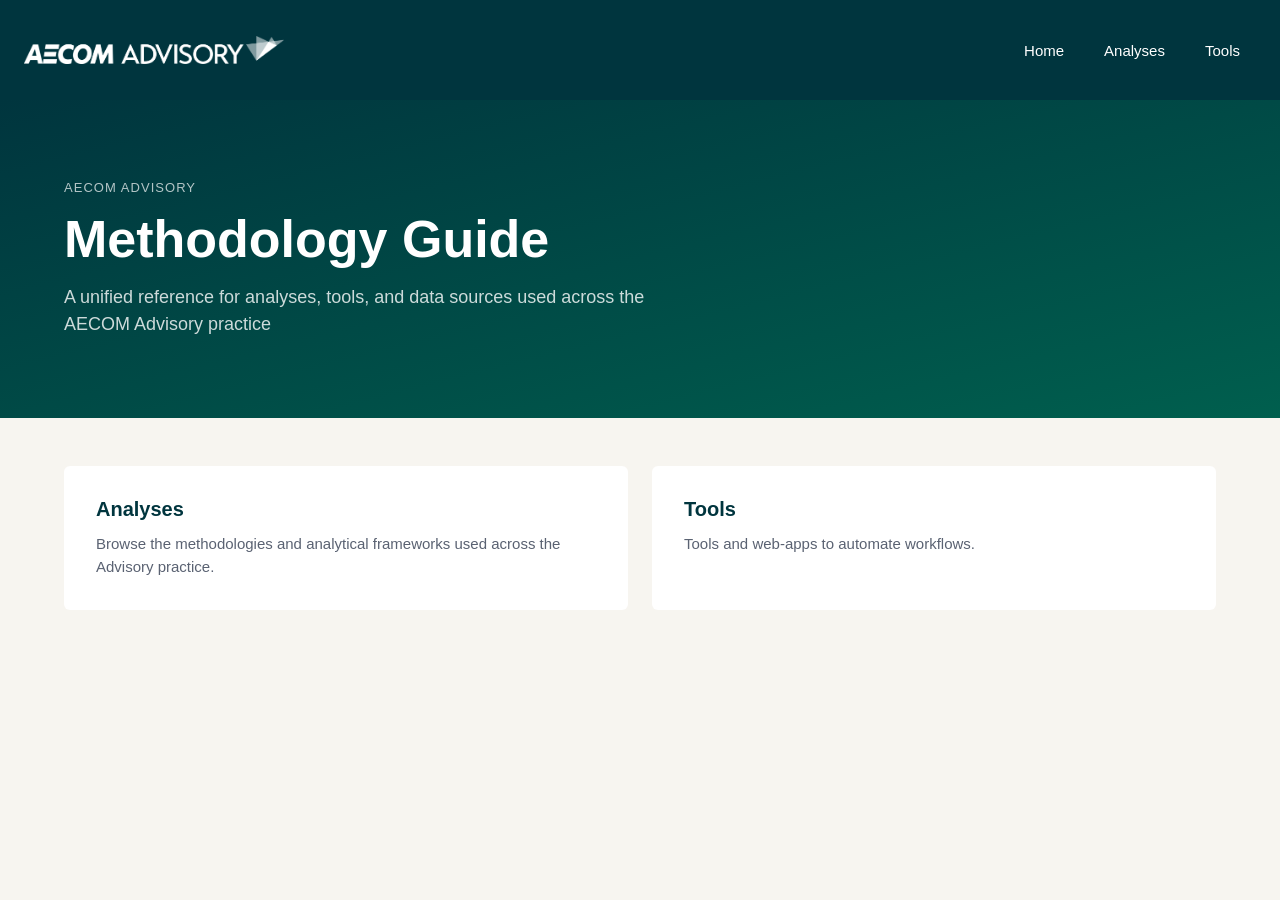
<file: index.html>
<!DOCTYPE html>
<html lang="en">

<head>
    <meta charset="UTF-8">
    <meta name="viewport" content="width=`, initial-scale=1.0">
    <title>Advisory - Home</title>
    <link rel="stylesheet" href="/styles/style-index.css">
    <script src="https://code.jquery.com/jquery-1.10.2.js"></script>
</head>

<body>

    <!-- Insert Navigation Bar -->
    <div id="nav-placeholder"></div>
    <script>
        $(function () {
            $("#nav-placeholder").load("/html/navbar.html");
        });
    </script>

    <section class="hero">
        <p class="hero-caption">
            AECOM Advisory
        </p>
        <h1 class="hero-title">
            Methodology Guide
        </h1>
        <p class="hero-subtitle">
            A unified reference for analyses, tools, and data sources used
            across the AECOM Advisory practice
        </p>
    </section>

    <div class="card-grid">

        <a href="/html/analyses.html" class="card">
            <h2 class="card-title">
                Analyses
            </h2>
            <p class="card-description">
                Browse the methodologies and analytical frameworks used across
                the Advisory practice.
            </p>
        </a>

        <a href="#" class="card">
            <h2 class="card-title">
                Tools
            </h2>
            <p class="card-description">
                Tools and web-apps to automate workflows.
            </p>
        </a>

    </div>


</body>

</html>
</file>
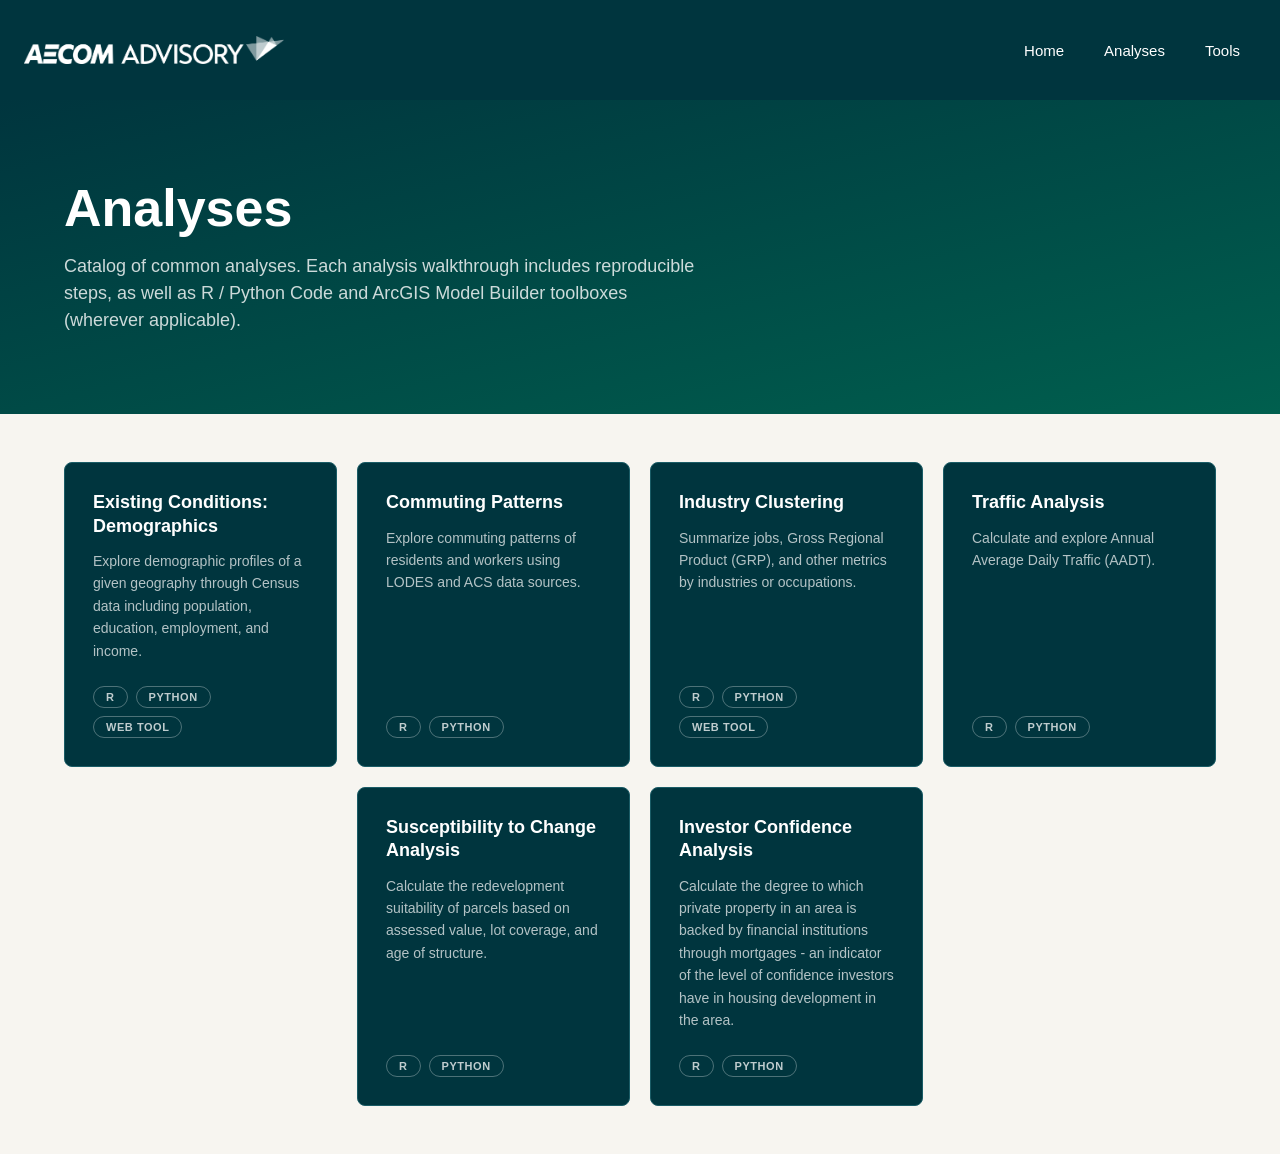
<file: html/analyses.html>
<!DOCTYPE html>
<html lang="en">

<head>
    <meta charset="UTF-8">
    <meta name="viewport" content="width=`, initial-scale=1.0">
    <title>Advisory - Home</title>
    <link rel="stylesheet" href="/styles/style-analyses.css">
    <script src="https://code.jquery.com/jquery-1.10.2.js"></script>
</head>

<body>

    <!-- Insert Navigation Bar -->
    <div id="nav-placeholder"></div>
    <script>
        $(function () {
            $("#nav-placeholder").load("/html/navbar.html");
        });
    </script>

    <section class="hero">
        <h1 class="hero-title">
            Analyses
        </h1>
        <p class="hero-subtitle">
            Catalog of common analyses. Each analysis walkthrough includes
            reproducible steps, as well as R / Python Code and ArcGIS Model
            Builder toolboxes (wherever applicable).
        </p>
    </section>

    <div class="card-grid">

        <a href="/html/analyses/existingConditions.html" class="card">
            <div class="card-body">
                <h2 class="card-title">
                    Existing Conditions: Demographics
                </h2>
                <p class="card-description">
                    Explore demographic profiles of a given geography through
                    Census data including population, education, employment, and
                    income.
                </p>
            </div>
            <div class="card-tags">
                <span class="tag">R</span>
                <span class="tag">Python</span>
                <span class="tag">Web Tool</span>
            </div>
        </a>

        <a href="/html/analyses/commutingPatterns.html" class="card">
            <div class="card-body">
                <h2 class="card-title">Commuting Patterns</h2>
                <p class="card-description">
                    Explore commuting patterns of residents and workers using
                    LODES and ACS data sources.
                </p>
            </div>
            <div class="card-tags">
                <span class="tag">R</span>
                <span class="tag">Python</span>
            </div>
        </a>

        <a href="/html/analyses/clustering.html" class="card">
            <div class="card-body">
                <h2 class="card-title">
                    Industry Clustering
                </h2>
                <p class="card-description">
                    Summarize jobs, Gross Regional Product (GRP), and other
                    metrics by industries or occupations.
                </p>
            </div>
            <div class="card-tags">
                <span class="tag">R</span>
                <span class="tag">Python</span>
                <span class="tag">Web Tool</span>
            </div>
        </a>

        <a href="/html/analyses/traffic.html" class="card">
            <div class="card-body">
                <h2 class="card-title">
                    Traffic Analysis
                </h2>
                <p class="card-description">
                    Calculate and explore Annual Average Daily Traffic (AADT).
                </p>
            </div>
            <div class="card-tags">
                <span class="tag">R</span>
                <span class="tag">Python</span>
            </div>
        </a>

        <a href="/html/analyses/susceptibilityToChange.html" class="card">
            <div class="card-body">
                <h2 class="card-title">
                    Susceptibility to Change Analysis
                </h2>
                <p class="card-description">
                    Calculate the redevelopment suitability of parcels based on
                    assessed value, lot coverage, and age of structure.
                </p>
            </div>
            <div class="card-tags">
                <span class="tag">R</span>
                <span class="tag">Python</span>
            </div>
        </a>

        <a href="/html/analyses/investorConfidence.html" class="card">
            <div class="card-body">
                <h2 class="card-title">
                    Investor Confidence Analysis
                </h2>
                <p class="card-description">
                    Calculate the degree to which private property in an area is
                    backed by financial institutions through mortgages - an
                    indicator of the level of confidence investors have in
                    housing development in the area.
                </p>
            </div>
            <div class="card-tags">
                <span class="tag">R</span>
                <span class="tag">Python</span>
            </div>
        </a>

    </div>


</body>

</html>
</file>
<file: styles/style-index.css>
:root {
  --green: #008768;
  --green-dark: #00353e;
  --green-mid: #005f4e;
  --navy: #2B4570;
  --sand: #dad8cd;
  --sand-light: #f0ede6;
  --white: #ffffff;
  --off-white: #f7f5f0;
  --text: #1a1a1a;
  --text-muted: #5a6272;
  --accent: #F0B23E;
  --radius: 3px;
  --transition: 0.3s cubic-bezier(0.4, 0, 0.2, 1);
}

.hero {
    background: linear-gradient(to top left, #005f4e, #00353e);
    padding: 80px 64px;
    display: flex;
    flex-direction: column;
    gap: 16px;
}

.hero-caption {
    color: rgba(255, 255, 255, 0.7);
    font-family: sans-serif;
    font-size: 13px;
    letter-spacing: 0.08em;
    text-transform: uppercase;
}

.hero-title {
    color: #ffffff;
    font-family: sans-serif;
    font-size: 52px;
    font-weight: 700;
    line-height: 1.1;
}

.hero-subtitle {
    color: rgba(255, 255, 255, 0.8);
    font-family: sans-serif;
    font-size: 18px;
    font-weight: 400;
    line-height: 1.5;
    max-width: 640px;
}

.card-grid {
    display: flex;
    gap: 24px;
    padding: 48px 64px;
}

.card {
    flex: 1;
    background-color: var(--white);
    border-radius: 6px;
    padding: 32px;
    text-decoration: none;
    color: inherit;
    cursor: pointer;
    transition: box-shadow 0.2s, border-color 0.2s;
}

.card:hover {
    box-shadow: 0 4px 16px rgba(0, 0, 0, 0.1);
}

.card-title {
    font-family: sans-serif;
    font-size: 20px;
    font-weight: 600;
    color: var(--green-dark);
    margin-bottom: 12px;
}

.card-description {
    font-family: sans-serif;
    font-size: 15px;
    color: var(--text-muted);
    line-height: 1.5;
}
</file>
<file: styles/style-analyses.css>
:root {
    --green: #008768;
    --green-dark: #00353e;
    --green-mid: #005f4e;
    --navy: #2B4570;
    --sand: #dad8cd;
    --sand-light: #f0ede6;
    --white: #ffffff;
    --off-white: #f7f5f0;
    --text: #1a1a1a;
    --text-muted: #5a6272;
    --accent: #F0B23E;
    --radius: 3px;
    --transition: 0.3s cubic-bezier(0.4, 0, 0.2, 1);
}

.hero {
    background: linear-gradient(to top left, #005f4e, #00353e);
    padding: 80px 64px;
    display: flex;
    flex-direction: column;
    gap: 16px;
}

.hero-caption {
    color: rgba(255, 255, 255, 0.7);
    font-family: sans-serif;
    font-size: 13px;
    letter-spacing: 0.08em;
    text-transform: uppercase;
}

.hero-title {
    color: #ffffff;
    font-family: sans-serif;
    font-size: 52px;
    font-weight: 700;
    line-height: 1.1;
}

.hero-subtitle {
    color: rgba(255, 255, 255, 0.8);
    font-family: sans-serif;
    font-size: 18px;
    font-weight: 400;
    line-height: 1.5;
    max-width: 640px;
}

.hero-buttons {
  display: flex;
  gap: 12px;
  align-self: flex-start;
}

.hero-button {
  align-self: flex-start;
  display: inline-block;
  padding: 12px 28px;
  border-radius: 999px;
  background-color: #ffffff;
  color: #00353e;
  font-family: sans-serif;
  font-size: 15px;
  font-weight: 600;
  text-decoration: none;
  cursor: pointer;
  border: none;
  transition: background-color 0.2s, color 0.2s;
}

.hero-button:hover {
  background-color: #00353e;
  color: #ffffff;
  outline: 2px solid #ffffff;
}

.card-grid {
    display: flex;
    flex-wrap: wrap;
    justify-content: center;
    align-items: stretch;
    gap: 20px;
    padding: 48px 64px;
    max-width: 1280px;
    margin: 0 auto;
}

.card {
    flex: 0 0 calc(25% - 15px);
    min-width: 220px;
    max-width: 280px;
    background-color: #00353e;
    border: 1px solid #1a5c66;
    border-radius: 8px;
    padding: 28px;
    text-decoration: none;
    color: inherit;
    cursor: pointer;
    display: flex;
    flex-direction: column;
    justify-content: space-between;
    width: calc(25% - 15px);
    min-width: 220px;
    max-width: 300px;
    transition: border-color 0.2s, box-shadow 0.2s;
}

.card:hover {
    border-color: #4db89e;
    box-shadow: 0 4px 16px rgba(0, 0, 0, 0.3);
}

.card-body {
    margin-bottom: 24px;
}

.card-title {
    font-family: sans-serif;
    font-size: 18px;
    font-weight: 600;
    color: #ffffff;
    margin-bottom: 12px;
    line-height: 1.3;
}

.card-description {
    font-family: sans-serif;
    font-size: 14px;
    color: rgba(255, 255, 255, 0.7);
    line-height: 1.6;
}

.card-tags {
    display: flex;
    flex-wrap: wrap;
    gap: 8px;
}

.tag {
    font-family: sans-serif;
    font-size: 11px;
    font-weight: 600;
    letter-spacing: 0.05em;
    text-transform: uppercase;
    color: rgba(255, 255, 255, 0.75);
    border: 1px solid rgba(255, 255, 255, 0.3);
    border-radius: 20px;
    padding: 4px 12px;
}

h1 {
    font-family: sans-serif;
    font-size: 42px;
    font-weight: 700;
    color: var(--green-dark);
    line-height: 1.1;
}

h2 {
    font-family: sans-serif;
    font-size: 32px;
    font-weight: 600;
    color: var(--green-dark);
    line-height: 1.2;
}

h3 {
    font-family: sans-serif;
    font-size: 24px;
    font-weight: 600;
    color: var(--text);
    line-height: 1.3;
}

h4 {
    font-family: sans-serif;
    font-size: 18px;
    font-weight: 600;
    color: var(--text);
    line-height: 1.4;
}

h5 {
    font-family: sans-serif;
    font-size: 14px;
    font-weight: 600;
    color: var(--text-muted);
    letter-spacing: 0.06em;
    text-transform: uppercase;
    line-height: 1.4;
}

.content {
    max-width: 1000px;
    margin: 0 auto;
    padding: 64px 32px;
    display: flex;
    flex-direction: column;
    gap: 16px;
}

.content p {
    font-family: sans-serif;
    font-size: 16px;
    color: var(--text);
    line-height: 1.7;
}

.content ul {
    margin-left: 2%;
    font-family: sans-serif;
    font-size: 16px;
    color: var(--text);
    line-height: 1.7;
}

.content img {
    width: 100%;
    height: auto;
    border-radius: var(--radius);
    margin: 8px 0;
}

.content a, a:visited {
    color: var(--green-mid)
}

.data-table {
    width: 100%;
    border-collapse: collapse;
    font-family: sans-serif;
    font-size: 15px;
}

.data-table thead {
    background-color: var(--green-dark);
    color: var(--white);
}

.data-table th {
    text-align: left;
    padding: 12px 16px;
    font-weight: 600;
    letter-spacing: 0.03em;
}

.data-table td {
    padding: 12px 16px;
    color: var(--text);
    border-bottom: 1px solid var(--sand);
}

.data-table tbody tr:nth-child(even) {
    background-color: var(--off-white);
}

.data-table tbody tr:hover {
    background-color: var(--sand-light);
}

.content img {
    width: 100%;
    height: auto;
    border-radius: var(--radius);
    margin: 8px 0;
}

.img-caption {
    font-family: sans-serif;
    font-size: 13px;
    color: var(--text-muted);
    text-align: center;
    margin-top: -4px;
}

.code-block {
    border: 1px solid var(--sand);
    border-radius: var(--radius);
    overflow: hidden;
}

.code-toggle {
    display: flex;
    border-bottom: 1px solid var(--sand);
    background: var(--off-white);
}

.code-toggle-btn {
    padding: 8px 20px;
    font-family: sans-serif;
    font-size: 13px;
    font-weight: 600;
    border: none;
    background: none;
    cursor: pointer;
    color: var(--text-muted);
}

.code-toggle-btn.active {
    color: var(--green-dark);
    border-bottom: 2px solid var(--green-dark);
}

.content pre {
    border-radius: 0;
    font-size: 14px;
    overflow-x: auto;
    margin: 0;
}
</file>
